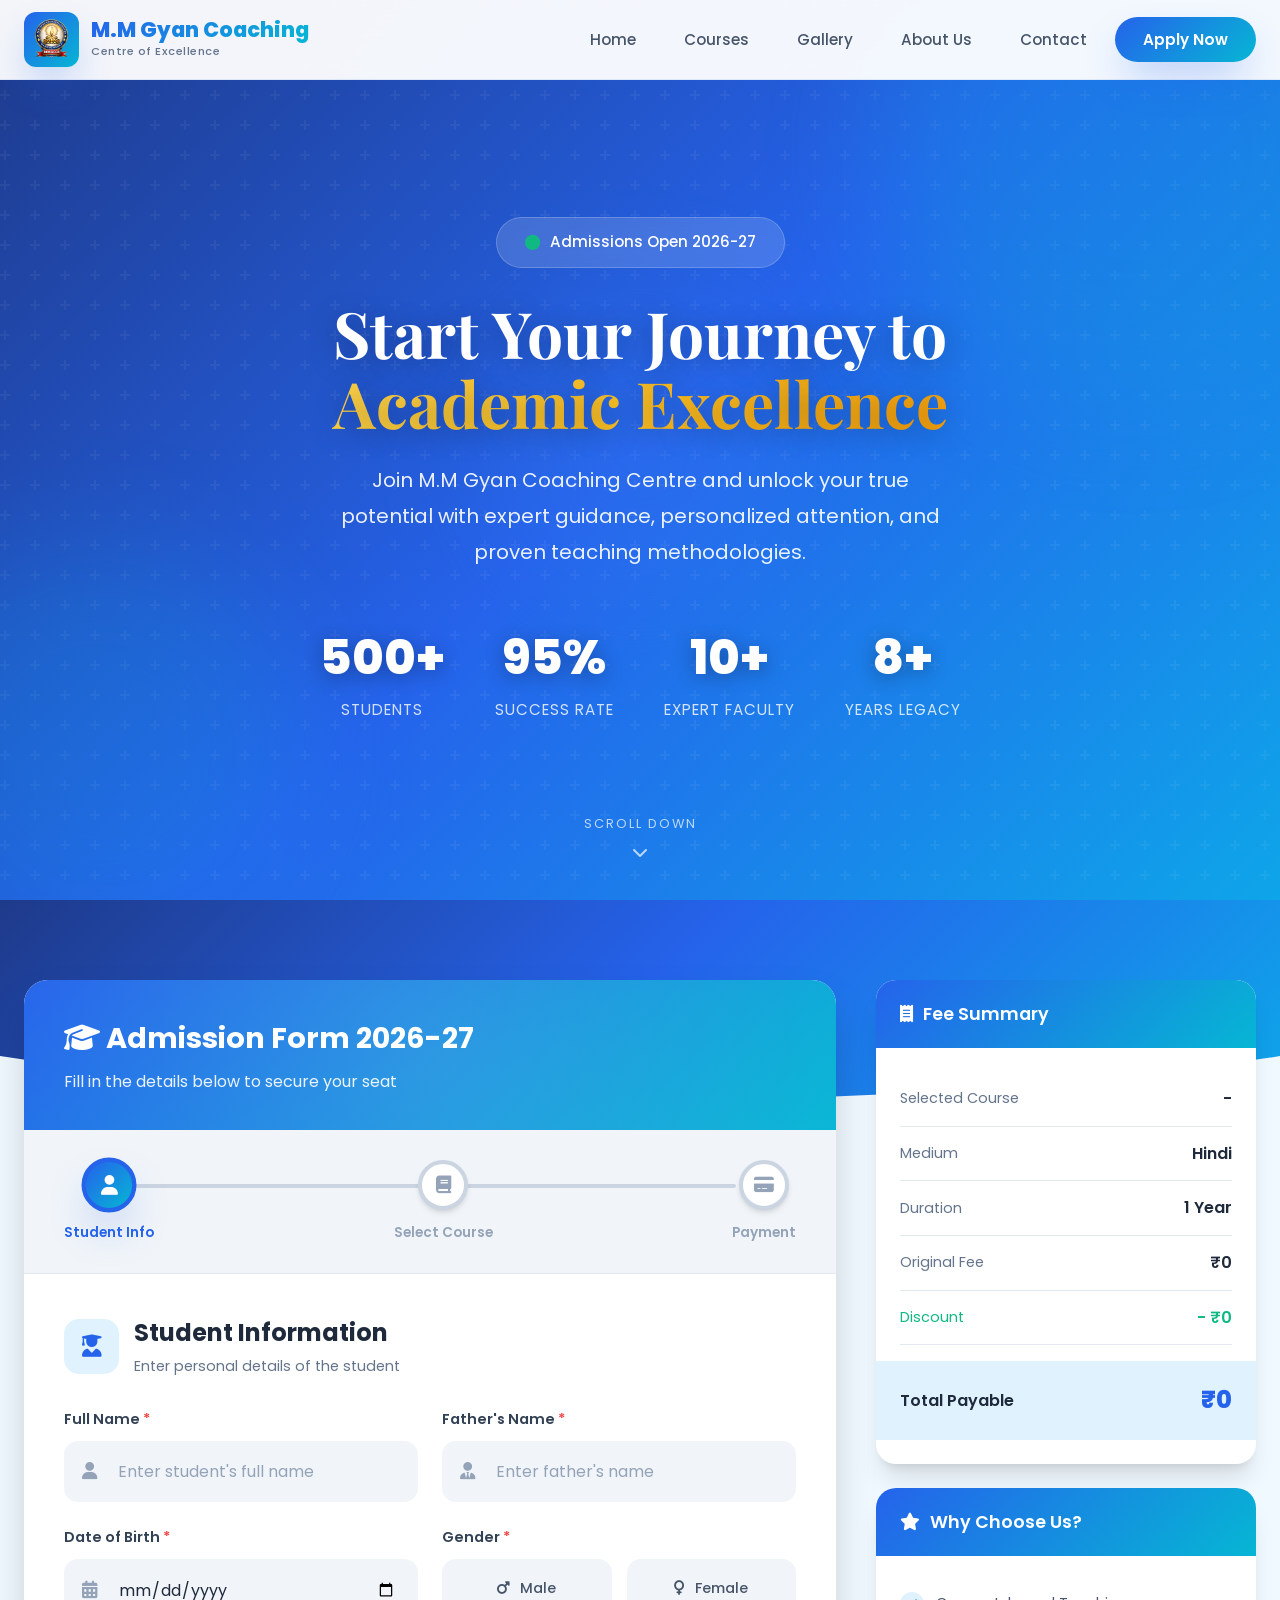
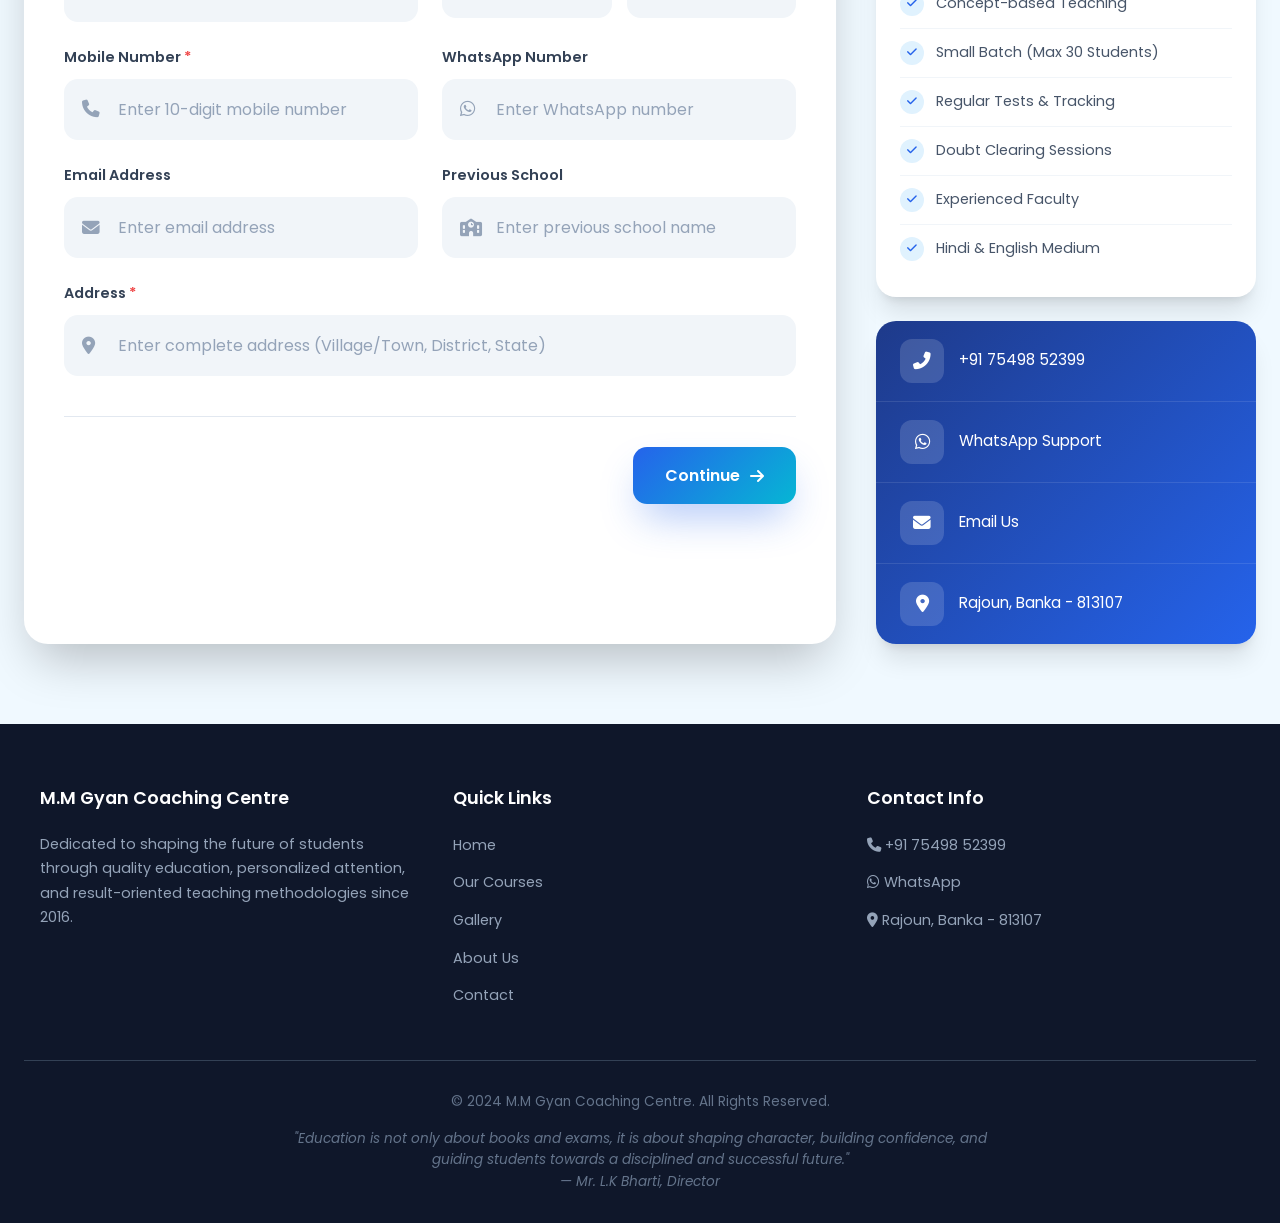
<file: admission.html>
<!DOCTYPE html>
<html lang="en">
<head>
    <meta charset="UTF-8">
    <meta name="viewport" content="width=device-width, initial-scale=1.0">
    <meta name="description" content="M.M Gyan Coaching Centre - Premier Coaching Institute for Class 6th to 12th & Competitive Exams">
    <meta name="theme-color" content="#2563eb">
    <title>Admission 2026-27 | M.M Gyan Coaching Centre</title>
    
    <!-- Google Fonts -->
    <link href="https://fonts.googleapis.com/css2?family=Poppins:wght@300;400;500;600;700;800;900&family=Playfair+Display:wght@700&display=swap" rel="stylesheet">
    
    <!-- Font Awesome Icons -->
    <link rel="stylesheet" href="https://cdnjs.cloudflare.com/ajax/libs/font-awesome/6.4.2/css/all.min.css">
    
    <style>
        /* ========== CSS VARIABLES ========== */
        :root {
            --primary: #2563eb;
            --primary-dark: #1d4ed8;
            --primary-light: #3b82f6;
            --secondary: #06b6d4;
            --accent: #0ea5e9;
            --success: #10b981;
            --warning: #f59e0b;
            --error: #ef4444;
            --white: #ffffff;
            --light: #f0f9ff;
            --light-blue: #e0f2fe;
            --gray-100: #f1f5f9;
            --gray-200: #e2e8f0;
            --gray-300: #cbd5e1;
            --gray-400: #94a3b8;
            --gray-500: #64748b;
            --gray-600: #475569;
            --gray-700: #334155;
            --gray-800: #1e293b;
            --gray-900: #0f172a;
            --shadow-sm: 0 1px 2px rgba(0,0,0,0.05);
            --shadow: 0 4px 6px -1px rgba(0,0,0,0.1), 0 2px 4px -2px rgba(0,0,0,0.1);
            --shadow-md: 0 10px 15px -3px rgba(0,0,0,0.1), 0 4px 6px -4px rgba(0,0,0,0.1);
            --shadow-lg: 0 20px 25px -5px rgba(0,0,0,0.1), 0 8px 10px -6px rgba(0,0,0,0.1);
            --shadow-xl: 0 25px 50px -12px rgba(0,0,0,0.25);
            --shadow-blue: 0 20px 40px -10px rgba(37,99,235,0.4);
            --gradient-primary: linear-gradient(135deg, #2563eb 0%, #06b6d4 100%);
            --gradient-light: linear-gradient(135deg, #f0f9ff 0%, #e0f2fe 100%);
            --gradient-hero: linear-gradient(135deg, #1e3a8a 0%, #2563eb 50%, #0ea5e9 100%);
            --border-radius: 16px;
            --transition: all 0.3s cubic-bezier(0.4, 0, 0.2, 1);
        }

        /* ========== RESET & BASE ========== */
        *, *::before, *::after {
            margin: 0;
            padding: 0;
            box-sizing: border-box;
        }

        html {
            scroll-behavior: smooth;
        }

        body {
            font-family: 'Poppins', sans-serif;
            background: var(--light);
            color: var(--gray-700);
            line-height: 1.6;
            overflow-x: hidden;
        }

        a {
            text-decoration: none;
            color: inherit;
        }

        img {
            max-width: 100%;
            height: auto;
        }

        button {
            cursor: pointer;
            border: none;
            outline: none;
            font-family: inherit;
        }

        input, select, textarea {
            font-family: inherit;
            outline: none;
        }

        /* ========== KEYFRAME ANIMATIONS ========== */
        @keyframes fadeInUp {
            from {
                opacity: 0;
                transform: translateY(40px);
            }
            to {
                opacity: 1;
                transform: translateY(0);
            }
        }

        @keyframes fadeInDown {
            from {
                opacity: 0;
                transform: translateY(-40px);
            }
            to {
                opacity: 1;
                transform: translateY(0);
            }
        }

        @keyframes fadeInLeft {
            from {
                opacity: 0;
                transform: translateX(-40px);
            }
            to {
                opacity: 1;
                transform: translateX(0);
            }
        }

        @keyframes fadeInRight {
            from {
                opacity: 0;
                transform: translateX(40px);
            }
            to {
                opacity: 1;
                transform: translateX(0);
            }
        }

        @keyframes scaleIn {
            from {
                opacity: 0;
                transform: scale(0.9);
            }
            to {
                opacity: 1;
                transform: scale(1);
            }
        }

        @keyframes pulse {
            0%, 100% {
                transform: scale(1);
            }
            50% {
                transform: scale(1.05);
            }
        }

        @keyframes float {
            0%, 100% {
                transform: translateY(0px) rotate(0deg);
            }
            50% {
                transform: translateY(-20px) rotate(5deg);
            }
        }

        @keyframes shimmer {
            0% {
                background-position: -200% 0;
            }
            100% {
                background-position: 200% 0;
            }
        }

        @keyframes slideProgress {
            from {
                width: 0%;
            }
        }

        @keyframes bounce {
            0%, 20%, 53%, 100% {
                transform: translateY(0);
            }
            40% {
                transform: translateY(-20px);
            }
            60% {
                transform: translateY(-10px);
            }
        }

        @keyframes rotate {
            from {
                transform: rotate(0deg);
            }
            to {
                transform: rotate(360deg);
            }
        }

        @keyframes ripple {
            0% {
                transform: scale(0);
                opacity: 1;
            }
            100% {
                transform: scale(4);
                opacity: 0;
            }
        }

        @keyframes blob {
            0%, 100% {
                border-radius: 60% 40% 30% 70% / 60% 30% 70% 40%;
            }
            50% {
                border-radius: 30% 60% 70% 40% / 50% 60% 30% 60%;
            }
        }

        @keyframes gradientMove {
            0% {
                background-position: 0% 50%;
            }
            50% {
                background-position: 100% 50%;
            }
            100% {
                background-position: 0% 50%;
            }
        }

        /* ========== NAVIGATION ========== */
        .navbar {
            position: fixed;
            top: 0;
            left: 0;
            right: 0;
            z-index: 1000;
            background: rgba(255, 255, 255, 0.95);
            backdrop-filter: blur(20px);
            -webkit-backdrop-filter: blur(20px);
            border-bottom: 1px solid rgba(37, 99, 235, 0.1);
            transition: var(--transition);
        }

        .navbar.scrolled {
            box-shadow: var(--shadow-md);
        }

        .nav-container {
            max-width: 1400px;
            margin: 0 auto;
            padding: 12px 24px;
            display: flex;
            justify-content: space-between;
            align-items: center;
        }

        .logo {
            display: flex;
            align-items: center;
            gap: 12px;
            z-index: 1001;
        }

        .logo-img {
            width: 55px;
            height: 55px;
            border-radius: 12px;
            object-fit: contain;
            background: var(--gradient-primary);
            padding: 6px;
            box-shadow: var(--shadow-blue);
            transition: var(--transition);
        }

        .logo-img:hover {
            transform: rotate(-5deg) scale(1.05);
        }

        .logo-fallback {
            width: 55px;
            height: 55px;
            border-radius: 12px;
            background: var(--gradient-primary);
            display: flex;
            align-items: center;
            justify-content: center;
            color: var(--white);
            font-weight: 800;
            font-size: 1.2rem;
            box-shadow: var(--shadow-blue);
            transition: var(--transition);
        }

        .logo-text {
            display: flex;
            flex-direction: column;
        }

        .logo-text h1 {
            font-size: 1.3rem;
            font-weight: 800;
            color: var(--gray-800);
            line-height: 1.2;
            background: var(--gradient-primary);
            -webkit-background-clip: text;
            -webkit-text-fill-color: transparent;
            background-clip: text;
        }

        .logo-text span {
            font-size: 0.7rem;
            color: var(--gray-500);
            font-weight: 500;
            letter-spacing: 0.5px;
        }

        .nav-menu {
            display: flex;
            align-items: center;
            gap: 8px;
            list-style: none;
        }

        .nav-menu a {
            padding: 10px 20px;
            font-size: 0.95rem;
            font-weight: 500;
            color: var(--gray-600);
            border-radius: 10px;
            transition: var(--transition);
            position: relative;
            overflow: hidden;
        }

        .nav-menu a::before {
            content: '';
            position: absolute;
            bottom: 0;
            left: 50%;
            width: 0;
            height: 3px;
            background: var(--gradient-primary);
            border-radius: 3px;
            transition: var(--transition);
            transform: translateX(-50%);
        }

        .nav-menu a:hover {
            color: var(--primary);
            background: var(--light-blue);
        }

        .nav-menu a:hover::before {
            width: 60%;
        }

        .nav-menu a.active {
            color: var(--primary);
            background: var(--light-blue);
            font-weight: 600;
        }

        .nav-menu a.active::before {
            width: 60%;
        }

        .nav-cta {
            background: var(--gradient-primary);
            color: var(--white) !important;
            padding: 12px 28px !important;
            border-radius: 50px !important;
            font-weight: 600 !important;
            box-shadow: var(--shadow-blue);
            transition: var(--transition);
        }

        .nav-cta:hover {
            transform: translateY(-2px);
            box-shadow: 0 25px 50px -10px rgba(37,99,235,0.5);
            background: var(--gradient-primary) !important;
        }

        .nav-cta::before {
            display: none !important;
        }

        /* Hamburger Menu */
        .hamburger {
            display: none;
            flex-direction: column;
            gap: 6px;
            cursor: pointer;
            z-index: 1001;
            padding: 10px;
        }

        .hamburger span {
            width: 28px;
            height: 3px;
            background: var(--gray-700);
            border-radius: 3px;
            transition: var(--transition);
        }

        .hamburger.active span:nth-child(1) {
            transform: rotate(45deg) translate(6px, 6px);
        }

        .hamburger.active span:nth-child(2) {
            opacity: 0;
            transform: translateX(-10px);
        }

        .hamburger.active span:nth-child(3) {
            transform: rotate(-45deg) translate(6px, -6px);
        }

        /* ========== HERO SECTION ========== */
        .hero {
            min-height: 100vh;
            background: var(--gradient-hero);
            position: relative;
            display: flex;
            align-items: center;
            justify-content: center;
            padding: 120px 24px 80px;
            overflow: hidden;
        }

        .hero::before {
            content: '';
            position: absolute;
            top: 0;
            left: 0;
            right: 0;
            bottom: 0;
            background: url("data:image/svg+xml,%3Csvg width='60' height='60' viewBox='0 0 60 60' xmlns='http://www.w3.org/2000/svg'%3E%3Cg fill='none' fill-rule='evenodd'%3E%3Cg fill='%23ffffff' fill-opacity='0.05'%3E%3Cpath d='M36 34v-4h-2v4h-4v2h4v4h2v-4h4v-2h-4zm0-30V0h-2v4h-4v2h4v4h2V6h4V4h-4zM6 34v-4H4v4H0v2h4v4h2v-4h4v-2H6zM6 4V0H4v4H0v2h4v4h2V6h4V4H6z'/%3E%3C/g%3E%3C/g%3E%3C/svg%3E");
        }

        /* Animated Blobs */
        .hero-blob {
            position: absolute;
            border-radius: 50%;
            filter: blur(60px);
            opacity: 0.5;
            animation: blob 8s ease-in-out infinite;
        }

        .hero-blob-1 {
            width: 500px;
            height: 500px;
            background: rgba(6, 182, 212, 0.4);
            top: -100px;
            right: -100px;
            animation-delay: 0s;
        }

        .hero-blob-2 {
            width: 400px;
            height: 400px;
            background: rgba(14, 165, 233, 0.4);
            bottom: -50px;
            left: -100px;
            animation-delay: -4s;
        }

        .hero-blob-3 {
            width: 300px;
            height: 300px;
            background: rgba(59, 130, 246, 0.4);
            top: 50%;
            left: 50%;
            transform: translate(-50%, -50%);
            animation-delay: -2s;
        }

        .hero-content {
            text-align: center;
            color: var(--white);
            position: relative;
            z-index: 2;
            max-width: 900px;
            animation: fadeInUp 1s ease;
        }

        .hero-badge {
            display: inline-flex;
            align-items: center;
            gap: 10px;
            background: rgba(255, 255, 255, 0.15);
            backdrop-filter: blur(10px);
            padding: 12px 28px;
            border-radius: 50px;
            font-size: 0.95rem;
            font-weight: 500;
            margin-bottom: 30px;
            border: 1px solid rgba(255, 255, 255, 0.2);
            animation: fadeInDown 1s ease;
        }

        .hero-badge i {
            color: var(--success);
            animation: pulse 2s infinite;
        }

        .hero h1 {
            font-family: 'Playfair Display', serif;
            font-size: 4rem;
            font-weight: 700;
            line-height: 1.1;
            margin-bottom: 24px;
            text-shadow: 0 4px 30px rgba(0, 0, 0, 0.3);
        }

        .hero h1 span {
            display: block;
            background: linear-gradient(135deg, #fcd34d, #fbbf24, #f59e0b);
            -webkit-background-clip: text;
            -webkit-text-fill-color: transparent;
            background-clip: text;
        }

        .hero p {
            font-size: 1.25rem;
            opacity: 0.9;
            max-width: 600px;
            margin: 0 auto 40px;
            line-height: 1.8;
        }

        .hero-stats {
            display: flex;
            justify-content: center;
            gap: 50px;
            flex-wrap: wrap;
            margin-top: 50px;
            animation: fadeInUp 1s ease 0.3s both;
        }

        .hero-stat {
            text-align: center;
        }

        .hero-stat-value {
            font-size: 3rem;
            font-weight: 800;
            display: block;
            text-shadow: 0 4px 20px rgba(0, 0, 0, 0.3);
        }

        .hero-stat-label {
            font-size: 0.95rem;
            opacity: 0.8;
            text-transform: uppercase;
            letter-spacing: 1px;
        }

        /* Scroll Indicator */
        .scroll-indicator {
            position: absolute;
            bottom: 40px;
            left: 50%;
            transform: translateX(-50%);
            display: flex;
            flex-direction: column;
            align-items: center;
            gap: 10px;
            color: var(--white);
            opacity: 0.7;
            animation: bounce 2s infinite;
            cursor: pointer;
        }

        .scroll-indicator span {
            font-size: 0.8rem;
            text-transform: uppercase;
            letter-spacing: 2px;
        }

        /* ========== MAIN CONTAINER ========== */
        .main-section {
            padding: 80px 24px;
            background: var(--light);
            position: relative;
        }

        .main-section::before {
            content: '';
            position: absolute;
            top: 0;
            left: 0;
            right: 0;
            height: 200px;
            background: var(--gradient-hero);
            clip-path: ellipse(80% 100% at 50% 0%);
        }

        .main-container {
            max-width: 1300px;
            margin: 0 auto;
            display: grid;
            grid-template-columns: 1fr 380px;
            gap: 40px;
            position: relative;
            z-index: 2;
        }

        /* ========== FORM SECTION ========== */
        .form-section {
            background: var(--white);
            border-radius: 24px;
            box-shadow: var(--shadow-xl);
            overflow: hidden;
            animation: fadeInLeft 0.8s ease;
        }

        .form-header {
            background: var(--gradient-primary);
            padding: 35px 40px;
            color: var(--white);
            position: relative;
            overflow: hidden;
        }

        .form-header::before {
            content: '';
            position: absolute;
            top: -50%;
            right: -50%;
            width: 200%;
            height: 200%;
            background: radial-gradient(circle, rgba(255,255,255,0.1) 0%, transparent 60%);
            animation: rotate 20s linear infinite;
        }

        .form-header h2 {
            font-size: 1.8rem;
            font-weight: 700;
            margin-bottom: 8px;
            position: relative;
        }

        .form-header p {
            opacity: 0.9;
            font-size: 1rem;
            position: relative;
        }

        /* Progress Steps */
        .progress-container {
            padding: 30px 40px;
            background: var(--gray-100);
            border-bottom: 1px solid var(--gray-200);
        }

        .progress-steps {
            display: flex;
            justify-content: space-between;
            position: relative;
        }

        .progress-steps::before {
            content: '';
            position: absolute;
            top: 24px;
            left: 60px;
            right: 60px;
            height: 4px;
            background: var(--gray-300);
            border-radius: 4px;
        }

        .progress-line {
            position: absolute;
            top: 24px;
            left: 60px;
            height: 4px;
            background: var(--gradient-primary);
            border-radius: 4px;
            transition: width 0.5s ease;
            width: 0%;
        }

        .step {
            display: flex;
            flex-direction: column;
            align-items: center;
            gap: 12px;
            position: relative;
            z-index: 2;
            cursor: pointer;
        }

        .step-circle {
            width: 50px;
            height: 50px;
            border-radius: 50%;
            background: var(--white);
            border: 4px solid var(--gray-300);
            display: flex;
            align-items: center;
            justify-content: center;
            font-size: 1.1rem;
            color: var(--gray-400);
            transition: var(--transition);
            box-shadow: var(--shadow);
        }

        .step.active .step-circle {
            border-color: var(--primary);
            background: var(--gradient-primary);
            color: var(--white);
            transform: scale(1.1);
            box-shadow: var(--shadow-blue);
        }

        .step.completed .step-circle {
            border-color: var(--success);
            background: var(--success);
            color: var(--white);
        }

        .step-label {
            font-size: 0.85rem;
            font-weight: 600;
            color: var(--gray-400);
            transition: var(--transition);
            text-align: center;
        }

        .step.active .step-label {
            color: var(--primary);
        }

        .step.completed .step-label {
            color: var(--success);
        }

        /* Form Content */
        .form-content {
            padding: 40px;
        }

        .form-step {
            display: none;
            animation: fadeInUp 0.5s ease;
        }

        .form-step.active {
            display: block;
        }

        .form-step-title {
            display: flex;
            align-items: center;
            gap: 15px;
            margin-bottom: 30px;
        }

        .form-step-title .icon {
            width: 55px;
            height: 55px;
            background: var(--light-blue);
            border-radius: 15px;
            display: flex;
            align-items: center;
            justify-content: center;
            color: var(--primary);
            font-size: 1.4rem;
        }

        .form-step-title h3 {
            font-size: 1.5rem;
            font-weight: 700;
            color: var(--gray-800);
        }

        .form-step-title p {
            font-size: 0.9rem;
            color: var(--gray-500);
            margin-top: 2px;
        }

        /* Form Grid */
        .form-grid {
            display: grid;
            grid-template-columns: repeat(2, 1fr);
            gap: 24px;
        }

        .form-group {
            position: relative;
        }

        .form-group.full-width {
            grid-column: span 2;
        }

        .form-group label {
            display: block;
            font-size: 0.9rem;
            font-weight: 600;
            color: var(--gray-700);
            margin-bottom: 10px;
        }

        .form-group label .required {
            color: var(--error);
        }

        .input-wrapper {
            position: relative;
        }

        .input-wrapper i {
            position: absolute;
            left: 18px;
            top: 50%;
            transform: translateY(-50%);
            color: var(--gray-400);
            font-size: 1.1rem;
            transition: var(--transition);
            pointer-events: none;
        }

        .input-wrapper input,
        .input-wrapper select {
            width: 100%;
            padding: 16px 20px 16px 52px;
            background: var(--gray-100);
            border: 2px solid transparent;
            border-radius: 14px;
            font-size: 1rem;
            color: var(--gray-800);
            transition: var(--transition);
        }

        .input-wrapper input:focus,
        .input-wrapper select:focus {
            background: var(--white);
            border-color: var(--primary);
            box-shadow: 0 0 0 4px rgba(37, 99, 235, 0.1);
        }

        .input-wrapper input:focus + i,
        .input-wrapper select:focus + i {
            color: var(--primary);
        }

        .input-wrapper input::placeholder {
            color: var(--gray-400);
        }

        .input-wrapper select {
            cursor: pointer;
            appearance: none;
        }

        .input-wrapper.select-wrapper::after {
            content: '\f107';
            font-family: 'Font Awesome 6 Free';
            font-weight: 900;
            position: absolute;
            right: 18px;
            top: 50%;
            transform: translateY(-50%);
            color: var(--gray-400);
            pointer-events: none;
        }

        /* Gender Selection */
        .gender-group {
            display: flex;
            gap: 15px;
        }

        .gender-option {
            flex: 1;
        }

        .gender-option input {
            display: none;
        }

        .gender-option label {
            display: flex;
            align-items: center;
            justify-content: center;
            gap: 10px;
            padding: 16px;
            background: var(--gray-100);
            border: 2px solid transparent;
            border-radius: 14px;
            cursor: pointer;
            transition: var(--transition);
            font-weight: 500;
            color: var(--gray-600);
            margin: 0;
        }

        .gender-option input:checked + label {
            background: var(--light-blue);
            border-color: var(--primary);
            color: var(--primary);
        }

        .gender-option label:hover {
            border-color: var(--gray-300);
        }

        /* ========== COURSE CARDS ========== */
        .course-grid {
            display: grid;
            grid-template-columns: repeat(2, 1fr);
            gap: 16px;
        }

        .course-card {
            position: relative;
            padding: 20px;
            background: var(--gray-100);
            border: 2px solid transparent;
            border-radius: 16px;
            cursor: pointer;
            transition: var(--transition);
            overflow: hidden;
        }

        .course-card:hover {
            border-color: var(--gray-300);
            transform: translateY(-3px);
            box-shadow: var(--shadow-md);
        }

        .course-card.selected {
            background: var(--light-blue);
            border-color: var(--primary);
            box-shadow: var(--shadow-blue);
        }

        .course-card input {
            display: none;
        }

        .course-card-inner {
            display: flex;
            align-items: center;
            gap: 15px;
        }

        .course-radio {
            width: 24px;
            height: 24px;
            border: 2px solid var(--gray-400);
            border-radius: 50%;
            display: flex;
            align-items: center;
            justify-content: center;
            transition: var(--transition);
            flex-shrink: 0;
        }

        .course-card.selected .course-radio {
            border-color: var(--primary);
            background: var(--primary);
        }

        .course-radio::after {
            content: '\f00c';
            font-family: 'Font Awesome 6 Free';
            font-weight: 900;
            font-size: 12px;
            color: var(--white);
            opacity: 0;
            transform: scale(0);
            transition: var(--transition);
        }

        .course-card.selected .course-radio::after {
            opacity: 1;
            transform: scale(1);
        }

        .course-info {
            flex: 1;
        }

        .course-info h4 {
            font-size: 1rem;
            font-weight: 700;
            color: var(--gray-800);
            margin-bottom: 4px;
        }

        .course-info p {
            font-size: 0.8rem;
            color: var(--gray-500);
        }

        .course-price {
            text-align: right;
        }

        .course-price .original {
            font-size: 0.8rem;
            color: var(--gray-400);
            text-decoration: line-through;
        }

        .course-price .offer {
            font-size: 1.2rem;
            font-weight: 700;
            color: var(--success);
        }

        .course-badge {
            position: absolute;
            top: -5px;
            right: 15px;
            background: var(--gradient-primary);
            color: var(--white);
            padding: 4px 12px;
            border-radius: 0 0 8px 8px;
            font-size: 0.7rem;
            font-weight: 600;
            text-transform: uppercase;
            letter-spacing: 0.5px;
        }

        /* Medium Selection */
        .medium-selection {
            display: flex;
            gap: 15px;
            margin-top: 24px;
        }

        .medium-option {
            flex: 1;
        }

        .medium-option input {
            display: none;
        }

        .medium-option label {
            display: flex;
            flex-direction: column;
            align-items: center;
            gap: 8px;
            padding: 20px;
            background: var(--gray-100);
            border: 2px solid transparent;
            border-radius: 14px;
            cursor: pointer;
            transition: var(--transition);
        }

        .medium-option label i {
            font-size: 1.8rem;
            color: var(--gray-400);
        }

        .medium-option label span {
            font-size: 0.9rem;
            font-weight: 600;
            color: var(--gray-600);
        }

        .medium-option input:checked + label {
            background: var(--light-blue);
            border-color: var(--primary);
        }

        .medium-option input:checked + label i,
        .medium-option input:checked + label span {
            color: var(--primary);
        }

        /* ========== PAYMENT SECTION ========== */
        .payment-options {
            display: flex;
            gap: 12px;
            margin-bottom: 24px;
        }

        .payment-option {
            flex: 1;
        }

        .payment-option input {
            display: none;
        }

        .payment-option label {
            display: flex;
            flex-direction: column;
            align-items: center;
            gap: 10px;
            padding: 24px 16px;
            background: var(--gray-100);
            border: 2px solid transparent;
            border-radius: 16px;
            cursor: pointer;
            transition: var(--transition);
        }

        .payment-option label:hover {
            border-color: var(--gray-300);
        }

        .payment-option input:checked + label {
            background: var(--light-blue);
            border-color: var(--primary);
        }

        .payment-option label i {
            font-size: 2rem;
            color: var(--gray-400);
            transition: var(--transition);
        }

        .payment-option input:checked + label i {
            color: var(--primary);
        }

        .payment-option label span {
            font-size: 0.9rem;
            font-weight: 600;
            color: var(--gray-600);
        }

        .payment-option input:checked + label span {
            color: var(--primary);
        }

        /* Payment Content */
        .payment-content-area {
            display: none;
            animation: fadeInUp 0.4s ease;
        }

        .payment-content-area.active {
            display: block;
        }

        .upi-box {
            background: var(--gray-100);
            border-radius: 16px;
            padding: 30px;
            text-align: center;
        }

        .qr-container {
            width: 180px;
            height: 180px;
            background: var(--white);
            border-radius: 16px;
            margin: 0 auto 20px;
            display: flex;
            align-items: center;
            justify-content: center;
            box-shadow: var(--shadow);
            overflow: hidden;
        }

        .qr-container img {
            width: 100%;
            height: 100%;
            object-fit: contain;
            padding: 10px;
        }

        .qr-placeholder {
            text-align: center;
            color: var(--gray-500);
        }

        .qr-placeholder i {
            font-size: 4rem;
            color: var(--primary);
            margin-bottom: 10px;
            display: block;
        }

        .upi-id-box {
            display: flex;
            align-items: center;
            justify-content: center;
            gap: 12px;
            background: var(--white);
            padding: 14px 24px;
            border-radius: 12px;
            margin-top: 16px;
            box-shadow: var(--shadow-sm);
        }

        .upi-id-box span {
            font-family: 'Courier New', monospace;
            font-size: 1rem;
            font-weight: 600;
            color: var(--gray-700);
        }

        .copy-btn {
            background: var(--primary);
            color: var(--white);
            border: none;
            padding: 8px 16px;
            border-radius: 8px;
            font-size: 0.85rem;
            font-weight: 500;
            display: flex;
            align-items: center;
            gap: 6px;
            transition: var(--transition);
        }

        .copy-btn:hover {
            background: var(--primary-dark);
        }

        .copy-btn.copied {
            background: var(--success);
        }

        /* Bank Details */
        .bank-details-box {
            background: var(--gray-100);
            border-radius: 16px;
            padding: 24px;
        }

        .bank-item {
            display: flex;
            justify-content: space-between;
            padding: 14px 0;
            border-bottom: 1px solid var(--gray-200);
        }

        .bank-item:last-child {
            border-bottom: none;
        }

        .bank-item .label {
            color: var(--gray-500);
            font-size: 0.9rem;
        }

        .bank-item .value {
            font-weight: 600;
            color: var(--gray-800);
            text-align: right;
        }

        /* Cash Option */
        .cash-info {
            background: linear-gradient(135deg, #fef3c7, #fde68a);
            border-radius: 16px;
            padding: 30px;
            text-align: center;
        }

        .cash-info i {
            font-size: 3rem;
            color: var(--warning);
            margin-bottom: 15px;
        }

        .cash-info h4 {
            color: var(--gray-800);
            font-size: 1.2rem;
            margin-bottom: 10px;
        }

        .cash-info p {
            color: var(--gray-600);
            font-size: 0.95rem;
            line-height: 1.6;
        }

        /* File Upload */
        .file-upload-area {
            margin-top: 24px;
        }

        .file-upload-box {
            border: 2px dashed var(--gray-300);
            border-radius: 16px;
            padding: 40px 30px;
            text-align: center;
            cursor: pointer;
            transition: var(--transition);
            position: relative;
            overflow: hidden;
            background: var(--gray-100);
        }

        .file-upload-box:hover {
            border-color: var(--primary);
            background: var(--light-blue);
        }

        .file-upload-box.dragover {
            border-color: var(--primary);
            background: var(--light-blue);
            transform: scale(1.02);
        }

        .file-upload-box.has-file {
            border-color: var(--success);
            background: rgba(16, 185, 129, 0.1);
        }

        .file-upload-box input {
            position: absolute;
            top: 0;
            left: 0;
            width: 100%;
            height: 100%;
            opacity: 0;
            cursor: pointer;
        }

        .file-upload-box i {
            font-size: 3rem;
            color: var(--gray-400);
            margin-bottom: 15px;
            transition: var(--transition);
        }

        .file-upload-box:hover i {
            color: var(--primary);
            transform: translateY(-5px);
        }

        .file-upload-box.has-file i {
            color: var(--success);
        }

        .file-upload-box p {
            color: var(--gray-600);
            font-size: 0.95rem;
            margin-bottom: 5px;
        }

        .file-upload-box p span {
            color: var(--primary);
            font-weight: 600;
        }

        .file-upload-box small {
            color: var(--gray-400);
            font-size: 0.8rem;
        }

        .file-name-display {
            margin-top: 12px;
            padding: 10px 16px;
            background: var(--success);
            color: var(--white);
            border-radius: 8px;
            font-size: 0.85rem;
            display: none;
        }

        .file-name-display.show {
            display: inline-flex;
            align-items: center;
            gap: 8px;
        }

        /* Navigation Buttons */
        .form-navigation {
            display: flex;
            justify-content: space-between;
            align-items: center;
            margin-top: 40px;
            padding-top: 30px;
            border-top: 1px solid var(--gray-200);
        }

        .btn {
            display: inline-flex;
            align-items: center;
            gap: 10px;
            padding: 16px 32px;
            font-size: 1rem;
            font-weight: 600;
            border-radius: 14px;
            transition: var(--transition);
        }

        .btn-secondary {
            background: var(--gray-200);
            color: var(--gray-700);
        }

        .btn-secondary:hover {
            background: var(--gray-300);
        }

        .btn-primary {
            background: var(--gradient-primary);
            color: var(--white);
            box-shadow: var(--shadow-blue);
        }

        .btn-primary:hover {
            transform: translateY(-3px);
            box-shadow: 0 25px 50px -10px rgba(37,99,235,0.5);
        }

        .btn-success {
            background: linear-gradient(135deg, #10b981, #059669);
            color: var(--white);
            box-shadow: 0 20px 40px -10px rgba(16,185,129,0.4);
        }

        .btn-success:hover {
            transform: translateY(-3px);
            box-shadow: 0 25px 50px -10px rgba(16,185,129,0.5);
        }

        /* Loading Spinner */
        .spinner {
            width: 22px;
            height: 22px;
            border: 3px solid rgba(255,255,255,0.3);
            border-top-color: var(--white);
            border-radius: 50%;
            animation: rotate 0.8s linear infinite;
        }

        /* ========== SIDEBAR ========== */
        .sidebar {
            display: flex;
            flex-direction: column;
            gap: 24px;
            animation: fadeInRight 0.8s ease;
        }

        .sidebar-card {
            background: var(--white);
            border-radius: 20px;
            box-shadow: var(--shadow-lg);
            overflow: hidden;
        }

        .sidebar-card-header {
            background: var(--gradient-primary);
            padding: 20px 24px;
            color: var(--white);
        }

        .sidebar-card-header h3 {
            font-size: 1.1rem;
            font-weight: 600;
            display: flex;
            align-items: center;
            gap: 10px;
        }

        .sidebar-card-content {
            padding: 24px;
        }

        /* Order Summary */
        .order-item {
            display: flex;
            justify-content: space-between;
            align-items: center;
            padding: 14px 0;
            border-bottom: 1px solid var(--gray-200);
        }

        .order-item:last-child {
            border-bottom: none;
        }

        .order-item .label {
            color: var(--gray-500);
            font-size: 0.9rem;
        }

        .order-item .value {
            font-weight: 600;
            color: var(--gray-800);
        }

        .order-total {
            background: var(--light-blue);
            margin: 16px -24px -24px;
            padding: 20px 24px;
            display: flex;
            justify-content: space-between;
            align-items: center;
        }

        .order-total .label {
            font-size: 1rem;
            font-weight: 600;
            color: var(--gray-800);
        }

        .order-total .value {
            font-size: 1.5rem;
            font-weight: 800;
            color: var(--primary);
        }

        .savings-box {
            background: linear-gradient(135deg, rgba(16,185,129,0.1), rgba(5,150,105,0.1));
            border: 1px solid rgba(16,185,129,0.2);
            border-radius: 12px;
            padding: 14px 18px;
            display: flex;
            align-items: center;
            gap: 12px;
            margin-top: 16px;
        }

        .savings-box i {
            color: var(--success);
            font-size: 1.3rem;
        }

        .savings-box span {
            color: var(--success);
            font-weight: 600;
            font-size: 0.95rem;
        }

        /* Features List */
        .features-list {
            list-style: none;
        }

        .features-list li {
            display: flex;
            align-items: center;
            gap: 12px;
            padding: 12px 0;
            color: var(--gray-600);
            font-size: 0.9rem;
            border-bottom: 1px solid var(--gray-100);
        }

        .features-list li:last-child {
            border-bottom: none;
        }

        .features-list li i {
            width: 24px;
            height: 24px;
            background: var(--light-blue);
            border-radius: 50%;
            display: flex;
            align-items: center;
            justify-content: center;
            color: var(--primary);
            font-size: 0.7rem;
        }

        /* Contact Card */
        .contact-card {
            background: linear-gradient(135deg, #1e3a8a, #2563eb);
        }

        .contact-card .sidebar-card-content {
            padding: 0;
        }

        .contact-item {
            display: flex;
            align-items: center;
            gap: 15px;
            padding: 18px 24px;
            color: var(--white);
            transition: var(--transition);
            border-bottom: 1px solid rgba(255,255,255,0.1);
        }

        .contact-item:last-child {
            border-bottom: none;
        }

        .contact-item:hover {
            background: rgba(255,255,255,0.1);
        }

        .contact-item i {
            width: 44px;
            height: 44px;
            background: rgba(255,255,255,0.15);
            border-radius: 12px;
            display: flex;
            align-items: center;
            justify-content: center;
            font-size: 1.1rem;
        }

        .contact-item span {
            font-size: 0.95rem;
        }

        /* ========== SUCCESS MODAL ========== */
        .modal-overlay {
            position: fixed;
            top: 0;
            left: 0;
            width: 100%;
            height: 100%;
            background: rgba(15, 23, 42, 0.8);
            backdrop-filter: blur(8px);
            display: none;
            align-items: center;
            justify-content: center;
            z-index: 10000;
            padding: 20px;
        }

        .modal-overlay.active {
            display: flex;
        }

        .modal {
            background: var(--white);
            border-radius: 24px;
            padding: 50px;
            max-width: 500px;
            width: 100%;
            text-align: center;
            animation: scaleIn 0.4s ease;
            box-shadow: var(--shadow-xl);
        }

        .modal-icon {
            width: 100px;
            height: 100px;
            background: linear-gradient(135deg, #10b981, #059669);
            border-radius: 50%;
            display: flex;
            align-items: center;
            justify-content: center;
            margin: 0 auto 30px;
            font-size: 3rem;
            color: var(--white);
            animation: bounce 1s ease;
        }

        .modal h2 {
            font-size: 2rem;
            font-weight: 700;
            color: var(--gray-800);
            margin-bottom: 15px;
        }

        .modal p {
            color: var(--gray-600);
            font-size: 1rem;
            line-height: 1.7;
            margin-bottom: 30px;
        }

        .application-box {
            background: var(--light-blue);
            border-radius: 16px;
            padding: 20px;
            margin-bottom: 30px;
        }

        .application-box .label {
            font-size: 0.85rem;
            color: var(--gray-500);
            margin-bottom: 8px;
        }

        .application-box .id {
            font-size: 1.5rem;
            font-weight: 700;
            color: var(--primary);
            font-family: 'Courier New', monospace;
            letter-spacing: 2px;
        }

        .modal-btn {
            background: var(--gradient-primary);
            color: var(--white);
            padding: 16px 40px;
            border-radius: 14px;
            font-size: 1rem;
            font-weight: 600;
            display: inline-flex;
            align-items: center;
            gap: 10px;
            transition: var(--transition);
            box-shadow: var(--shadow-blue);
        }

        .modal-btn:hover {
            transform: translateY(-3px);
            box-shadow: 0 25px 50px -10px rgba(37,99,235,0.5);
        }

        /* ========== FOOTER ========== */
        .footer {
            background: var(--gray-900);
            color: var(--white);
            padding: 60px 24px 30px;
        }

        .footer-content {
            max-width: 1200px;
            margin: 0 auto;
            display: grid;
            grid-template-columns: repeat(3, 1fr);
            gap: 40px;
            margin-bottom: 40px;
        }

        .footer-section h4 {
            font-size: 1.1rem;
            font-weight: 600;
            margin-bottom: 20px;
            color: var(--white);
        }

        .footer-section p {
            color: var(--gray-400);
            font-size: 0.9rem;
            line-height: 1.7;
        }

        .footer-section ul {
            list-style: none;
        }

        .footer-section ul li {
            margin-bottom: 12px;
        }

        .footer-section ul li a {
            color: var(--gray-400);
            font-size: 0.9rem;
            transition: var(--transition);
        }

        .footer-section ul li a:hover {
            color: var(--white);
            padding-left: 5px;
        }

        .footer-bottom {
            border-top: 1px solid var(--gray-700);
            padding-top: 30px;
            text-align: center;
        }

        .footer-bottom p {
            color: var(--gray-500);
            font-size: 0.85rem;
        }

        .footer-quote {
            font-style: italic;
            color: var(--gray-400);
            font-size: 0.9rem;
            margin-top: 15px;
            max-width: 700px;
            margin-left: auto;
            margin-right: auto;
        }

        /* ========== RESPONSIVE ========== */
        @media (max-width: 1024px) {
            .main-container {
                grid-template-columns: 1fr;
            }

            .sidebar {
                display: grid;
                grid-template-columns: repeat(2, 1fr);
            }

            .sidebar-card:first-child {
                grid-column: span 2;
            }
        }

        @media (max-width: 768px) {
            .nav-menu {
                position: fixed;
                top: 0;
                right: -100%;
                width: 80%;
                max-width: 350px;
                height: 100vh;
                background: var(--white);
                flex-direction: column;
                padding: 100px 30px 40px;
                gap: 10px;
                box-shadow: var(--shadow-xl);
                transition: var(--transition);
                align-items: flex-start;
            }

            .nav-menu.active {
                right: 0;
            }

            .nav-menu a {
                width: 100%;
                padding: 15px 20px;
                border-radius: 12px;
            }

            .nav-cta {
                margin-top: 20px;
                text-align: center;
                justify-content: center;
            }

            .hamburger {
                display: flex;
            }

            .hero {
                padding: 100px 20px 60px;
            }

            .hero h1 {
                font-size: 2.5rem;
            }

            .hero p {
                font-size: 1rem;
            }

            .hero-stats {
                gap: 30px;
            }

            .hero-stat-value {
                font-size: 2rem;
            }

            .form-header,
            .form-content,
            .progress-container {
                padding: 24px;
            }

            .form-grid {
                grid-template-columns: 1fr;
            }

            .form-group.full-width {
                grid-column: span 1;
            }

            .course-grid {
                grid-template-columns: 1fr;
            }

            .payment-options {
                flex-direction: column;
            }

            .step-label {
                display: none;
            }

            .progress-steps::before,
            .progress-line {
                left: 30px;
                right: 30px;
            }

            .sidebar {
                grid-template-columns: 1fr;
            }

            .sidebar-card:first-child {
                grid-column: span 1;
            }

            .footer-content {
                grid-template-columns: 1fr;
                text-align: center;
            }

            .modal {
                padding: 30px;
            }

            .modal h2 {
                font-size: 1.5rem;
            }
        }

        @media (max-width: 480px) {
            .logo-text h1 {
                font-size: 1rem;
            }

            .hero h1 {
                font-size: 2rem;
            }

            .gender-group {
                flex-direction: column;
            }

            .medium-selection {
                flex-direction: column;
            }

            .form-navigation {
                flex-direction: column;
                gap: 15px;
            }

            .form-navigation .btn {
                width: 100%;
                justify-content: center;
            }
        }

        /* ========== UTILITY CLASSES ========== */
        .hidden {
            display: none !important;
        }

        .text-center {
            text-align: center;
        }

        .mb-20 {
            margin-bottom: 20px;
        }

        .mt-20 {
            margin-top: 20px;
        }
    </style>
</head>
<body>
    <!-- ========== NAVIGATION ========== -->
    <nav class="navbar" id="navbar">
        <div class="nav-container">
            <!-- Logo with Fallback -->
            <a href="index.html" class="logo">
                <img 
                    src="assets/LOGO1.png" 
                    alt="M.M Gyan Coaching" 
                    class="logo-img"
                    onerror="this.style.display='none'; this.nextElementSibling.style.display='flex';"
                >
                <div class="logo-fallback" style="display: none;">MM</div>
                <div class="logo-text">
                    <h1>M.M Gyan Coaching</h1>
                    <span>Centre of Excellence</span>
                </div>
            </a>

            <!-- Navigation Menu -->
            <ul class="nav-menu" id="navMenu">
                <li><a href="index.html">Home</a></li>
                <li><a href="index.html#courses">Courses</a></li>
                <li><a href="index.html#gallery">Gallery</a></li>
                <li><a href="index.html#about">About Us</a></li>
                <li><a href="index.html#contact">Contact</a></li>
                <li><a href="#admission-form" class="nav-cta">Apply Now</a></li>
            </ul>

            <!-- Hamburger Menu -->
            <div class="hamburger" id="hamburger" onclick="toggleMenu()">
                <span></span>
                <span></span>
                <span></span>
            </div>
        </div>
    </nav>

    <!-- ========== HERO SECTION ========== -->
    <section class="hero">
        <!-- Animated Blobs -->
        <div class="hero-blob hero-blob-1"></div>
        <div class="hero-blob hero-blob-2"></div>
        <div class="hero-blob hero-blob-3"></div>

        <div class="hero-content">
            <div class="hero-badge">
                <i class="fas fa-circle"></i>
                Admissions Open 2026-27
            </div>
            
            <h1>
                Start Your Journey to
                <span>Academic Excellence</span>
            </h1>
            
            <p>
                Join M.M Gyan Coaching Centre and unlock your true potential with 
                expert guidance, personalized attention, and proven teaching methodologies.
            </p>

            <div class="hero-stats">
                <div class="hero-stat">
                    <span class="hero-stat-value">500+</span>
                    <span class="hero-stat-label">Students</span>
                </div>
                <div class="hero-stat">
                    <span class="hero-stat-value">95%</span>
                    <span class="hero-stat-label">Success Rate</span>
                </div>
                <div class="hero-stat">
                    <span class="hero-stat-value">10+</span>
                    <span class="hero-stat-label">Expert Faculty</span>
                </div>
                <div class="hero-stat">
                    <span class="hero-stat-value">8+</span>
                    <span class="hero-stat-label">Years Legacy</span>
                </div>
            </div>
        </div>

        <!-- Scroll Indicator -->
        <a href="#admission-form" class="scroll-indicator">
            <span>Scroll Down</span>
            <i class="fas fa-chevron-down"></i>
        </a>
    </section>

    <!-- ========== MAIN ADMISSION SECTION ========== -->
    <section class="main-section" id="admission-form">
        <div class="main-container">
            <!-- ========== FORM SECTION ========== -->
            <div class="form-section">
                <!-- Form Header -->
                <div class="form-header">
                    <h2><i class="fas fa-graduation-cap"></i> Admission Form 2026-27</h2>
                    <p>Fill in the details below to secure your seat</p>
                </div>

                <!-- Progress Steps -->
                <div class="progress-container">
                    <div class="progress-steps">
                        <div class="progress-line" id="progressLine"></div>
                        
                        <div class="step active" data-step="1">
                            <div class="step-circle">
                                <i class="fas fa-user"></i>
                            </div>
                            <span class="step-label">Student Info</span>
                        </div>
                        
                        <div class="step" data-step="2">
                            <div class="step-circle">
                                <i class="fas fa-book"></i>
                            </div>
                            <span class="step-label">Select Course</span>
                        </div>
                        
                        <div class="step" data-step="3">
                            <div class="step-circle">
                                <i class="fas fa-credit-card"></i>
                            </div>
                            <span class="step-label">Payment</span>
                        </div>
                    </div>
                </div>

                <!-- Form Content -->
                <div class="form-content">
                    <form id="admissionForm" enctype="multipart/form-data">
                        
                        <!-- ==================== STEP 1: STUDENT INFO ==================== -->
                        <div class="form-step active" data-step="1">
                            <div class="form-step-title">
                                <div class="icon">
                                    <i class="fas fa-user-graduate"></i>
                                </div>
                                <div>
                                    <h3>Student Information</h3>
                                    <p>Enter personal details of the student</p>
                                </div>
                            </div>

                            <div class="form-grid">
                                <!-- Full Name -->
                                <div class="form-group">
                                    <label>Full Name <span class="required">*</span></label>
                                    <div class="input-wrapper">
                                        <input 
                                            type="text" 
                                            id="fullName" 
                                            name="fullName"
                                            placeholder="Enter student's full name" 
                                            required
                                        >
                                        <i class="fas fa-user"></i>
                                    </div>
                                </div>

                                <!-- Father's Name -->
                                <div class="form-group">
                                    <label>Father's Name <span class="required">*</span></label>
                                    <div class="input-wrapper">
                                        <input 
                                            type="text" 
                                            id="fatherName" 
                                            name="fatherName"
                                            placeholder="Enter father's name" 
                                            required
                                        >
                                        <i class="fas fa-user-tie"></i>
                                    </div>
                                </div>

                                <!-- Date of Birth -->
                                <div class="form-group">
                                    <label>Date of Birth <span class="required">*</span></label>
                                    <div class="input-wrapper">
                                        <input 
                                            type="date" 
                                            id="dob" 
                                            name="dob"
                                            required
                                        >
                                        <i class="fas fa-calendar-alt"></i>
                                    </div>
                                </div>

                                <!-- Gender -->
                                <div class="form-group">
                                    <label>Gender <span class="required">*</span></label>
                                    <div class="gender-group">
                                        <div class="gender-option">
                                            <input type="radio" id="male" name="gender" value="Male" required>
                                            <label for="male">
                                                <i class="fas fa-mars"></i> Male
                                            </label>
                                        </div>
                                        <div class="gender-option">
                                            <input type="radio" id="female" name="gender" value="Female">
                                            <label for="female">
                                                <i class="fas fa-venus"></i> Female
                                            </label>
                                        </div>
                                    </div>
                                </div>

                                <!-- Mobile Number -->
                                <div class="form-group">
                                    <label>Mobile Number <span class="required">*</span></label>
                                    <div class="input-wrapper">
                                        <input 
                                            type="tel" 
                                            id="mobile" 
                                            name="mobile"
                                            placeholder="Enter 10-digit mobile number" 
                                            pattern="[0-9]{10}"
                                            maxlength="10"
                                            required
                                        >
                                        <i class="fas fa-phone"></i>
                                    </div>
                                </div>

                                <!-- WhatsApp Number -->
                                <div class="form-group">
                                    <label>WhatsApp Number</label>
                                    <div class="input-wrapper">
                                        <input 
                                            type="tel" 
                                            id="whatsapp" 
                                            name="whatsapp"
                                            placeholder="Enter WhatsApp number" 
                                            pattern="[0-9]{10}"
                                            maxlength="10"
                                        >
                                        <i class="fab fa-whatsapp"></i>
                                    </div>
                                </div>

                                <!-- Email -->
                                <div class="form-group">
                                    <label>Email Address</label>
                                    <div class="input-wrapper">
                                        <input 
                                            type="email" 
                                            id="email" 
                                            name="email"
                                            placeholder="Enter email address"
                                        >
                                        <i class="fas fa-envelope"></i>
                                    </div>
                                </div>

                                <!-- Previous School -->
                                <div class="form-group">
                                    <label>Previous School</label>
                                    <div class="input-wrapper">
                                        <input 
                                            type="text" 
                                            id="previousSchool" 
                                            name="previousSchool"
                                            placeholder="Enter previous school name"
                                        >
                                        <i class="fas fa-school"></i>
                                    </div>
                                </div>

                                <!-- Address -->
                                <div class="form-group full-width">
                                    <label>Address <span class="required">*</span></label>
                                    <div class="input-wrapper">
                                        <input 
                                            type="text" 
                                            id="address" 
                                            name="address"
                                            placeholder="Enter complete address (Village/Town, District, State)" 
                                            required
                                        >
                                        <i class="fas fa-map-marker-alt"></i>
                                    </div>
                                </div>
                            </div>

                            <!-- Navigation Buttons -->
                            <div class="form-navigation">
                                <div></div> <!-- Empty div for spacing -->
                                <button type="button" class="btn btn-primary" onclick="nextStep()">
                                    Continue <i class="fas fa-arrow-right"></i>
                                </button>
                            </div>
                        </div>

                        <!-- ==================== STEP 2: COURSE SELECTION ==================== -->
                        <div class="form-step" data-step="2">
                            <div class="form-step-title">
                                <div class="icon">
                                    <i class="fas fa-graduation-cap"></i>
                                </div>
                                <div>
                                    <h3>Select Your Course</h3>
                                    <p>Choose the class you want to enroll in</p>
                                </div>
                            </div>

                            <!-- Course Grid -->
                            <div class="course-grid">
                                <!-- admisson-->
                                <label class="course-card" onclick="selectCourse(this)">
                                    <input type="radio" name="course" value="admission" data-fee="200" data-original="500" required>
                                    <div class="course-card-inner">
                                        <div class="course-radio"></div>
                                        <div class="course-info">
                                            <h4>Admission Form</h4>
                                            <p>Apply Admission Form/p>
                                        </div>
                                        <div class="course-price">
                                            <span class="original">₹500</span>
                                            <span class="offer">₹200</span>
                                        </div>
                                    </div>
                                </label>


                                <!-- Class 6th -->
                                <label class="course-card" onclick="selectCourse(this)">
                                    <input type="radio" name="course" value="Class 6th" data-fee="3000" data-original="3500" required>
                                    <div class="course-card-inner">
                                        <div class="course-radio"></div>
                                        <div class="course-info">
                                            <h4>Class 6th</h4>
                                            <p>Foundation Course</p>
                                        </div>
                                        <div class="course-price">
                                            <span class="original">₹3,500</span>
                                            <span class="offer">₹3,000</span>
                                        </div>
                                    </div>
                                </label>

                                <!-- Class 7th -->
                                <label class="course-card" onclick="selectCourse(this)">
                                    <input type="radio" name="course" value="Class 7th" data-fee="3000" data-original="3500">
                                    <div class="course-card-inner">
                                        <div class="course-radio"></div>
                                        <div class="course-info">
                                            <h4>Class 7th</h4>
                                            <p>Foundation Course</p>
                                        </div>
                                        <div class="course-price">
                                            <span class="original">₹3,500</span>
                                            <span class="offer">₹3,000</span>
                                        </div>
                                    </div>
                                </label>

                                <!-- Class 8th -->
                                <label class="course-card" onclick="selectCourse(this)">
                                    <input type="radio" name="course" value="Class 8th" data-fee="3000" data-original="3500">
                                    <div class="course-card-inner">
                                        <div class="course-radio"></div>
                                        <div class="course-info">
                                            <h4>Class 8th</h4>
                                            <p>Foundation Course</p>
                                        </div>
                                        <div class="course-price">
                                            <span class="original">₹3,500</span>
                                            <span class="offer">₹3,000</span>
                                        </div>
                                    </div>
                                    <span class="course-badge">Popular</span>
                                </label>

                                <!-- Class 9th -->
                                <label class="course-card" onclick="selectCourse(this)">
                                    <input type="radio" name="course" value="Class 9th" data-fee="4500" data-original="5000">
                                    <div class="course-card-inner">
                                        <div class="course-radio"></div>
                                        <div class="course-info">
                                            <h4>Class 9th</h4>
                                            <p>Complete Course</p>
                                        </div>
                                        <div class="course-price">
                                            <span class="original">₹5,000</span>
                                            <span class="offer">₹4,500</span>
                                        </div>
                                    </div>
                                </label>

                                <!-- Class 10th -->
                                <label class="course-card" onclick="selectCourse(this)">
                                    <input type="radio" name="course" value="Class 10th" data-fee="5500" data-original="6000">
                                    <div class="course-card-inner">
                                        <div class="course-radio"></div>
                                        <div class="course-info">
                                            <h4>Class 10th</h4>
                                            <p>Board Preparation</p>
                                        </div>
                                        <div class="course-price">
                                            <span class="original">₹6,000</span>
                                            <span class="offer">₹5,500</span>
                                        </div>
                                    </div>
                                    <span class="course-badge">Best Value</span>
                                </label>

                                <!-- Class 11th -->
                                <label class="course-card" onclick="selectCourse(this)">
                                    <input type="radio" name="course" value="Class 11th" data-fee="8000" data-original="8400">
                                    <div class="course-card-inner">
                                        <div class="course-radio"></div>
                                        <div class="course-info">
                                            <h4>Class 11th</h4>
                                            <p>Arts / Commerce</p>
                                        </div>
                                        <div class="course-price">
                                            <span class="original">₹8,400</span>
                                            <span class="offer">₹8,000</span>
                                        </div>
                                    </div>
                                </label>

                                <!-- Class 12th -->
                                <label class="course-card" onclick="selectCourse(this)">
                                    <input type="radio" name="course" value="Class 12th" data-fee="8000" data-original="8400">
                                    <div class="course-card-inner">
                                        <div class="course-radio"></div>
                                        <div class="course-info">
                                            <h4>Class 12th</h4>
                                            <p>Board Preparation</p>
                                        </div>
                                        <div class="course-price">
                                            <span class="original">₹8,400</span>
                                            <span class="offer">₹8,000</span>
                                        </div>
                                    </div>
                                </label>

                                <!-- Competitive -->
                                <label class="course-card" onclick="selectCourse(this)">
                                    <input type="radio" name="course" value="Competitive Exam" data-fee="8000" data-original="8400">
                                    <div class="course-card-inner">
                                        <div class="course-radio"></div>
                                        <div class="course-info">
                                            <h4>Competitive Exam</h4>
                                            <p>Flexible Duration</p>
                                        </div>
                                        <div class="course-price">
                                            <span class="original">₹8,400</span>
                                            <span class="offer">₹8,000</span>
                                        </div>
                                    </div>
                                    <span class="course-badge">🔥 Hot</span>
                                </label>
                            </div>

                            <!-- Medium Selection -->
                            <div class="medium-selection">
                                <div class="medium-option">
                                    <input type="radio" id="hindiMedium" name="medium" value="Hindi" checked>
                                    <label for="hindiMedium">
                                        <i class="fas fa-language"></i>
                                        <span>Hindi Medium</span>
                                    </label>
                                </div>
                                <div class="medium-option">
                                    <input type="radio" id="englishMedium" name="medium" value="English">
                                    <label for="englishMedium">
                                        <i class="fas fa-globe"></i>
                                        <span>English Medium</span>
                                    </label>
                                </div>
                            </div>

                            <!-- Navigation Buttons -->
                            <div class="form-navigation">
                                <button type="button" class="btn btn-secondary" onclick="prevStep()">
                                    <i class="fas fa-arrow-left"></i> Back
                                </button>
                                <button type="button" class="btn btn-primary" onclick="nextStep()">
                                    Continue <i class="fas fa-arrow-right"></i>
                                </button>
                            </div>
                        </div>

                        <!-- STEP 3 WILL BE IN PART 3 -->
                        <!-- ==================== STEP 3: PAYMENT & UPLOAD ==================== -->
                        <div class="form-step" data-step="3">
                            <div class="form-step-title">
                                <div class="icon">
                                    <i class="fas fa-credit-card"></i>
                                </div>
                                <div>
                                    <h3>Payment & Documents</h3>
                                    <p>Complete payment and upload required documents</p>
                                </div>
                            </div>

                            <!-- Payment Method Selection -->
                            <label class="mb-20" style="display: block; font-weight: 600; color: var(--gray-700);">
                                Select Payment Method <span class="required">*</span>
                            </label>
                            
                            <div class="payment-options">
                                <div class="payment-option">
                                    <input type="radio" id="upiPayment" name="paymentMethod" value="UPI" required>
                                    <label for="upiPayment">
                                        <i class="fas fa-qrcode"></i>
                                        <span>UPI Payment</span>
                                    </label>
                                </div>
                                <div class="payment-option">
                                    <input type="radio" id="bankPayment" name="paymentMethod" value="Bank Transfer">
                                    <label for="bankPayment">
                                        <i class="fas fa-university"></i>
                                        <span>Bank Transfer</span>
                                    </label>
                                </div>
                                <div class="payment-option">
                                    <input type="radio" id="cashPayment" name="paymentMethod" value="Cash">
                                    <label for="cashPayment">
                                        <i class="fas fa-money-bill-wave"></i>
                                        <span>Cash Payment</span>
                                    </label>
                                </div>
                            </div>

                            <!-- UPI Payment Content -->
                            <div class="payment-content-area" id="upiContent">
                                <div class="upi-box">
                                    <div class="qr-container">
                                        <!-- Replace with actual QR code image -->
                                        <div class="qr-placeholder">
                                            <i class="fas fa-qrcode"></i>
                                            <p>Scan to Pay</p>
                                        </div>
                                    </div>
                                    <p style="color: var(--gray-600); margin-bottom: 10px;">
                                        Scan QR code or use UPI ID below
                                    </p>
                                    <div class="upi-id-box">
                                        <span id="upiIdText">7549852399@oksbi</span>
                                        <button type="button" class="copy-btn" onclick="copyUPI()">
                                            <i class="fas fa-copy"></i> Copy
                                        </button>
                                    </div>
                                    <p style="margin-top: 15px; font-size: 0.85rem; color: var(--gray-500);">
                                        <i class="fas fa-info-circle"></i> 
                                        After payment, upload the screenshot below
                                    </p>
                                </div>
                            </div>

                            <!-- Bank Transfer Content -->
                            <div class="payment-content-area" id="bankContent">
                                <div class="bank-details-box">
                                    <div class="bank-item">
                                        <span class="label">Bank Name</span>
                                        <span class="value">State Bank of India</span>
                                    </div>
                                    <div class="bank-item">
                                        <span class="label">Account Name</span>
                                        <span class="value">M.M Gyan Coaching Centre</span>
                                    </div>
                                    <div class="bank-item">
                                        <span class="label">Account Number</span>
                                        <span class="value">XXXXXXXXXX1234</span>
                                    </div>
                                    <div class="bank-item">
                                        <span class="label">IFSC Code</span>
                                        <span class="value">SBIN000XXXX</span>
                                    </div>
                                    <div class="bank-item">
                                        <span class="label">Branch</span>
                                        <span class="value">Rajoun, Banka</span>
                                    </div>
                                </div>
                                <p style="margin-top: 15px; font-size: 0.85rem; color: var(--gray-500); text-align: center;">
                                    <i class="fas fa-info-circle"></i> 
                                    After transfer, upload the receipt/screenshot below
                                </p>
                            </div>

                            <!-- Cash Payment Content -->
                            <div class="payment-content-area" id="cashContent">
                                <div class="cash-info">
                                    <i class="fas fa-hand-holding-usd"></i>
                                    <h4>Pay at Our Centre</h4>
                                    <p>
                                        Visit our coaching centre to pay the admission fee in cash. 
                                        Please bring this form details or application ID for reference.
                                    </p>
                                    <div style="margin-top: 20px; padding: 15px; background: rgba(255,255,255,0.8); border-radius: 10px;">
                                        <p style="font-size: 0.9rem; color: var(--gray-700); margin: 0;">
                                            <i class="fas fa-map-marker-alt" style="color: var(--warning);"></i>
                                            <strong>Address:</strong> M.M Gyan Coaching Centre, Rajoun, Banka - 813107
                                        </p>
                                    </div>
                                </div>
                            </div>

                            <!-- File Uploads Section -->
                            <div class="form-grid mt-20">
                                <!-- Student Photo Upload -->
                                <div class="form-group">
                                    <label>Student Photo <span class="required">*</span></label>
                                    <div class="file-upload-area">
                                        <div class="file-upload-box" id="photoUploadBox">
                                            <input 
                                                type="file" 
                                                id="studentPhoto" 
                                                name="studentPhoto"
                                                accept="image/*"
                                                onchange="handleFileUpload(this, 'photoUploadBox', 'photoFileName')"
                                                required
                                            >
                                            <i class="fas fa-user-circle"></i>
                                            <p>Upload student Image <span>browse</span></p>
                                            <small>JPG, PNG (Max 2MB)</small>
                                        </div>
                                        <div class="file-name-display" id="photoFileName">
                                            <i class="fas fa-check-circle"></i>
                                            <span></span>
                                        </div>
                                    </div>
                                </div>

                                <!-- Payment Screenshot Upload -->
                                <div class="form-group" id="paymentScreenshotGroup">
                                    <label>Payment Screenshot <span class="required" id="paymentRequired">*</span></label>
                                    <div class="file-upload-area">
                                        <div class="file-upload-box" id="paymentUploadBox">
                                            <input 
                                                type="file" 
                                                id="paymentScreenshot" 
                                                name="paymentScreenshot"
                                                accept="image/*"
                                                onchange="handleFileUpload(this, 'paymentUploadBox', 'paymentFileName')"
                                            >
                                            <i class="fas fa-receipt"></i>
                                            <p>Upload Payment Screenshot <span>browse</span></p>
                                            <small>JPG, PNG (Max 2MB)</small>
                                        </div>
                                        <div class="file-name-display" id="paymentFileName">
                                            <i class="fas fa-check-circle"></i>
                                            <span></span>
                                        </div>
                                    </div>
                                </div>
                            </div>

                            <!-- Terms & Conditions -->
                            <div class="mt-20" style="display: flex; align-items: flex-start; gap: 12px;">
                                <input 
                                    type="checkbox" 
                                    id="termsCheck" 
                                    name="terms"
                                    required
                                    style="width: 20px; height: 20px; margin-top: 2px; accent-color: var(--primary);"
                                >
                                <label for="termsCheck" style="font-size: 0.9rem; color: var(--gray-600); cursor: pointer; margin: 0;">
                                    I confirm that all information provided is correct and I agree to the 
                                    <a href="#" style="color: var(--primary); text-decoration: underline;">Terms & Conditions</a> 
                                    and <a href="#" style="color: var(--primary); text-decoration: underline;">Privacy Policy</a> 
                                    of M.M Gyan Coaching Centre.
                                </label>
                            </div>

                            <!-- Navigation Buttons -->
                            <div class="form-navigation">
                                <button type="button" class="btn btn-secondary" onclick="prevStep()">
                                    <i class="fas fa-arrow-left"></i> Back
                                </button>
                                <button type="submit" class="btn btn-success" id="submitBtn">
                                    <span class="btn-text">
                                        <i class="fas fa-paper-plane"></i> Submit Application
                                    </span>
                                    <span class="btn-loading" style="display: none;">
                                        <div class="spinner"></div> Processing...
                                    </span>
                                </button>
                            </div>
                        </div>

                    </form>
                </div>
            </div>

            <!-- ========== SIDEBAR ========== -->
            <div class="sidebar">
                <!-- Order Summary Card -->
                <div class="sidebar-card">
                    <div class="sidebar-card-header">
                        <h3><i class="fas fa-receipt"></i> Fee Summary</h3>
                    </div>
                    <div class="sidebar-card-content">
                        <div class="order-item">
                            <span class="label">Selected Course</span>
                            <span class="value" id="sidebarCourse">-</span>
                        </div>
                        <div class="order-item">
                            <span class="label">Medium</span>
                            <span class="value" id="sidebarMedium">Hindi</span>
                        </div>
                        <div class="order-item">
                            <span class="label">Duration</span>
                            <span class="value">1 Year</span>
                        </div>
                        <div class="order-item">
                            <span class="label">Original Fee</span>
                            <span class="value" id="sidebarOriginal">₹0</span>
                        </div>
                        <div class="order-item">
                            <span class="label" style="color: var(--success);">Discount</span>
                            <span class="value" style="color: var(--success);" id="sidebarDiscount">- ₹0</span>
                        </div>
                        <div class="order-total">
                            <span class="label">Total Payable</span>
                            <span class="value" id="sidebarTotal">₹0</span>
                        </div>
                    </div>
                    <div style="padding: 0 24px 24px;">
                        <div class="savings-box" id="savingsBox" style="display: none;">
                            <i class="fas fa-gift"></i>
                            <span>You save <strong id="savingsAmount">₹0</strong>!</span>
                        </div>
                    </div>
                </div>

                <!-- Why Choose Us Card -->
                <div class="sidebar-card">
                    <div class="sidebar-card-header">
                        <h3><i class="fas fa-star"></i> Why Choose Us?</h3>
                    </div>
                    <div class="sidebar-card-content">
                        <ul class="features-list">
                            <li>
                                <i class="fas fa-check"></i>
                                Concept-based Teaching
                            </li>
                            <li>
                                <i class="fas fa-check"></i>
                                Small Batch (Max 30 Students)
                            </li>
                            <li>
                                <i class="fas fa-check"></i>
                                Regular Tests & Tracking
                            </li>
                            <li>
                                <i class="fas fa-check"></i>
                                Doubt Clearing Sessions
                            </li>
                            <li>
                                <i class="fas fa-check"></i>
                                Experienced Faculty
                            </li>
                            <li>
                                <i class="fas fa-check"></i>
                                Hindi & English Medium
                            </li>
                        </ul>
                    </div>
                </div>

                <!-- Contact Card -->
                <div class="sidebar-card contact-card">
                    <div class="sidebar-card-content">
                        <a href="tel:+917549852399" class="contact-item">
                            <i class="fas fa-phone-alt"></i>
                            <span>+91 75498 52399</span>
                        </a>
                        <a href="https://wa.me/917549852399" target="_blank" class="contact-item">
                            <i class="fab fa-whatsapp"></i>
                            <span>WhatsApp Support</span>
                        </a>
                        <a href="mailto:info@mmgyancoaching.com" class="contact-item">
                            <i class="fas fa-envelope"></i>
                            <span>Email Us</span>
                        </a>
                        <div class="contact-item" style="cursor: default;">
                            <i class="fas fa-map-marker-alt"></i>
                            <span>Rajoun, Banka - 813107</span>
                        </div>
                    </div>
                </div>
            </div>
        </div>
    </section>

    <!-- ========== SUCCESS MODAL ========== -->
    <div class="modal-overlay" id="successModal">
        <div class="modal">
            <div class="modal-icon">
                <i class="fas fa-check"></i>
            </div>
            <h2>Application Submitted!</h2>
            <p>
                Thank you for choosing M.M Gyan Coaching Centre. 
                Your admission application has been received successfully. 
                Our team will contact you within 24-48 hours for confirmation.
            </p>
            <div class="application-box">
                <div class="label">Your Application ID</div>
                <div class="id" id="applicationId">MMG-2024-XXXX</div>
            </div>
            <p style="font-size: 0.9rem; color: var(--gray-500); margin-bottom: 20px;">
                <i class="fas fa-info-circle"></i> 
                Application details have been sent to your WhatsApp
            </p>
            <button class="modal-btn" onclick="closeModalAndReset()">
                <i class="fas fa-home"></i> Back to Home
            </button>
        </div>
    </div>

    <!-- ========== FOOTER ========== -->
    <footer class="footer">
        <div class="footer-content">
            <div class="footer-section">
                <h4>M.M Gyan Coaching Centre</h4>
                <p>
                    Dedicated to shaping the future of students through quality education, 
                    personalized attention, and result-oriented teaching methodologies since 2016.
                </p>
            </div>
            <div class="footer-section">
                <h4>Quick Links</h4>
                <ul>
                    <li><a href="index.html">Home</a></li>
                    <li><a href="index.html#courses">Our Courses</a></li>
                    <li><a href="index.html#gallery">Gallery</a></li>
                    <li><a href="index.html#about">About Us</a></li>
                    <li><a href="index.html#contact">Contact</a></li>
                </ul>
            </div>
            <div class="footer-section">
                <h4>Contact Info</h4>
                <ul>
                    <li><a href="tel:+917549852399"><i class="fas fa-phone"></i> +91 75498 52399</a></li>
                    <li><a href="https://wa.me/917549852399"><i class="fab fa-whatsapp"></i> WhatsApp</a></li>
                    <li><a href="#"><i class="fas fa-map-marker-alt"></i> Rajoun, Banka - 813107</a></li>
                </ul>
            </div>
        </div>
        <div class="footer-bottom">
            <p>© 2024 M.M Gyan Coaching Centre. All Rights Reserved.</p>
            <p class="footer-quote">
                "Education is not only about books and exams, it is about shaping character, 
                building confidence, and guiding students towards a disciplined and successful future." 
                <br>— Mr. L.K Bharti, Director
            </p>
        </div>
    </footer>
        <!-- ========== JAVASCRIPT ========== -->
    <script>
        // ==================== CONFIGURATION ====================
        // 👇 PASTE YOUR GOOGLE APPS SCRIPT WEB APP URL HERE
        const GOOGLE_SCRIPT_URL = 'https://script.google.com/macros/s/AKfycbxxAzmL_3UtEFwWND9bsWWOejj6qtGcw_uOaR2CljGjEJHQdtZ_CSFSLMJxrbvQRox0/exec';
        
        // 👇 WHATSAPP NUMBER (without +)
        const WHATSAPP_NUMBER = '917549852399';
        
        // ==================== GLOBAL VARIABLES ====================
        let currentStep = 1;
        const totalSteps = 3;
        let selectedCourseData = {
            name: '',
            fee: 0,
            original: 0
        };

        // ==================== NAVIGATION MENU ====================
        function toggleMenu() {
            const hamburger = document.getElementById('hamburger');
            const navMenu = document.getElementById('navMenu');
            hamburger.classList.toggle('active');
            navMenu.classList.toggle('active');
        }

        // Close menu when clicking on a link
        document.querySelectorAll('.nav-menu a').forEach(link => {
            link.addEventListener('click', () => {
                document.getElementById('hamburger').classList.remove('active');
                document.getElementById('navMenu').classList.remove('active');
            });
        });

        // Navbar scroll effect
        window.addEventListener('scroll', () => {
            const navbar = document.getElementById('navbar');
            if (window.scrollY > 50) {
                navbar.classList.add('scrolled');
            } else {
                navbar.classList.remove('scrolled');
            }
        });

        // ==================== PROGRESS & STEPS ====================
        function updateProgress() {
            const steps = document.querySelectorAll('.step');
            const progressLine = document.getElementById('progressLine');
            
            steps.forEach((step, index) => {
                const stepNum = index + 1;
                step.classList.remove('active', 'completed');
                
                if (stepNum < currentStep) {
                    step.classList.add('completed');
                } else if (stepNum === currentStep) {
                    step.classList.add('active');
                }
            });

            // Update progress line width
            const progress = ((currentStep - 1) / (totalSteps - 1)) * 100;
            progressLine.style.width = `calc(${progress}% - 60px)`;
        }

        function showStep(step) {
            document.querySelectorAll('.form-step').forEach(s => {
                s.classList.remove('active');
            });
            document.querySelector(`.form-step[data-step="${step}"]`).classList.add('active');
            updateProgress();
            
            // Scroll to form top
            document.getElementById('admission-form').scrollIntoView({ 
                behavior: 'smooth',
                block: 'start'
            });
        }

        function nextStep() {
            if (validateStep(currentStep)) {
                if (currentStep < totalSteps) {
                    currentStep++;
                    showStep(currentStep);
                }
            }
        }

        function prevStep() {
            if (currentStep > 1) {
                currentStep--;
                showStep(currentStep);
            }
        }

        // ==================== FORM VALIDATION ====================
        function validateStep(step) {
            const currentFormStep = document.querySelector(`.form-step[data-step="${step}"]`);
            let isValid = true;
            let firstInvalidField = null;

            // Get all required fields in current step
            const requiredInputs = currentFormStep.querySelectorAll('input[required], select[required]');
            
            requiredInputs.forEach(field => {
                // Reset previous error state
                field.style.borderColor = '';
                
                // Check if field is empty
                if (field.type === 'radio') {
                    const radioGroup = currentFormStep.querySelectorAll(`input[name="${field.name}"]`);
                    const isChecked = Array.from(radioGroup).some(radio => radio.checked);
                    if (!isChecked) {
                        isValid = false;
                        if (!firstInvalidField) firstInvalidField = field;
                    }
                } else if (field.type === 'file') {
                    if (!field.files || field.files.length === 0) {
                        isValid = false;
                        field.closest('.file-upload-box').style.borderColor = 'var(--error)';
                        if (!firstInvalidField) firstInvalidField = field;
                    }
                } else if (!field.value.trim()) {
                    isValid = false;
                    field.style.borderColor = 'var(--error)';
                    if (!firstInvalidField) firstInvalidField = field;
                }
            });

            // Validate mobile number format
            if (step === 1) {
                const mobile = document.getElementById('mobile');
                if (mobile.value && !/^[0-9]{10}$/.test(mobile.value)) {
                    isValid = false;
                    mobile.style.borderColor = 'var(--error)';
                    showToast('Please enter a valid 10-digit mobile number', 'error');
                    return false;
                }
            }

            // Check if course is selected in step 2
            if (step === 2) {
                const courseSelected = document.querySelector('input[name="course"]:checked');
                if (!courseSelected) {
                    isValid = false;
                    showToast('Please select a course', 'error');
                    return false;
                }
            }

            // Check terms in step 3
            if (step === 3) {
                const termsCheck = document.getElementById('termsCheck');
                if (!termsCheck.checked) {
                    isValid = false;
                    showToast('Please agree to the Terms & Conditions', 'error');
                    return false;
                }

                // Check payment screenshot if not cash
                const paymentMethod = document.querySelector('input[name="paymentMethod"]:checked');
                if (paymentMethod && paymentMethod.value !== 'Cash') {
                    const paymentScreenshot = document.getElementById('paymentScreenshot');
                    if (!paymentScreenshot.files || paymentScreenshot.files.length === 0) {
                        isValid = false;
                        document.getElementById('paymentUploadBox').style.borderColor = 'var(--error)';
                        showToast('Please upload payment screenshot', 'error');
                        return false;
                    }
                }
            }

            if (!isValid) {
                showToast('Please fill all required fields', 'error');
                if (firstInvalidField) {
                    firstInvalidField.focus();
                }
            }

            return isValid;
        }

        // ==================== COURSE SELECTION ====================
        function selectCourse(element) {
            // Remove selected class from all cards
            document.querySelectorAll('.course-card').forEach(card => {
                card.classList.remove('selected');
            });
            
            // Add selected class to clicked card
            element.classList.add('selected');
            
            // Get course data
            const input = element.querySelector('input');
            input.checked = true;
            
            selectedCourseData = {
                name: input.value,
                fee: parseInt(input.dataset.fee),
                original: parseInt(input.dataset.original)
            };
            
            // Update sidebar
            updateSidebar();
        }

        function updateSidebar() {
            const discount = selectedCourseData.original - selectedCourseData.fee;
            
            document.getElementById('sidebarCourse').textContent = selectedCourseData.name || '-';
            document.getElementById('sidebarOriginal').textContent = '₹' + selectedCourseData.original.toLocaleString('en-IN');
            document.getElementById('sidebarDiscount').textContent = '- ₹' + discount.toLocaleString('en-IN');
            document.getElementById('sidebarTotal').textContent = '₹' + selectedCourseData.fee.toLocaleString('en-IN');
            document.getElementById('savingsAmount').textContent = '₹' + discount.toLocaleString('en-IN');
            
            if (discount > 0) {
                document.getElementById('savingsBox').style.display = 'flex';
            }

            // Update medium
            const medium = document.querySelector('input[name="medium"]:checked');
            if (medium) {
                document.getElementById('sidebarMedium').textContent = medium.value;
            }
        }

        // Listen for medium change
        document.querySelectorAll('input[name="medium"]').forEach(radio => {
            radio.addEventListener('change', updateSidebar);
        });

        // ==================== PAYMENT METHOD ====================
        document.querySelectorAll('input[name="paymentMethod"]').forEach(radio => {
            radio.addEventListener('change', function() {
                // Hide all payment content
                document.querySelectorAll('.payment-content-area').forEach(content => {
                    content.classList.remove('active');
                });
                
                // Show selected payment content
                if (this.value === 'UPI') {
                    document.getElementById('upiContent').classList.add('active');
                    togglePaymentScreenshot(true);
                } else if (this.value === 'Bank Transfer') {
                    document.getElementById('bankContent').classList.add('active');
                    togglePaymentScreenshot(true);
                } else if (this.value === 'Cash') {
                    document.getElementById('cashContent').classList.add('active');
                    togglePaymentScreenshot(false);
                }
            });
        });

        function togglePaymentScreenshot(required) {
            const group = document.getElementById('paymentScreenshotGroup');
            const requiredSpan = document.getElementById('paymentRequired');
            const input = document.getElementById('paymentScreenshot');
            
            if (required) {
                group.style.opacity = '1';
                group.style.pointerEvents = 'auto';
                requiredSpan.style.display = 'inline';
                input.required = true;
            } else {
                group.style.opacity = '0.5';
                group.style.pointerEvents = 'none';
                requiredSpan.style.display = 'none';
                input.required = false;
            }
        }

        // ==================== COPY UPI ====================
        function copyUPI() {
            const upiId = document.getElementById('upiIdText').textContent;
            navigator.clipboard.writeText(upiId).then(() => {
                const btn = document.querySelector('.copy-btn');
                btn.innerHTML = '<i class="fas fa-check"></i> Copied!';
                btn.classList.add('copied');
                
                setTimeout(() => {
                    btn.innerHTML = '<i class="fas fa-copy"></i> Copy';
                    btn.classList.remove('copied');
                }, 2000);
            });
        }

        // ==================== FILE UPLOAD ====================
        function handleFileUpload(input, boxId, displayId) {
            const box = document.getElementById(boxId);
            const display = document.getElementById(displayId);
            
            if (input.files && input.files.length > 0) {
                const file = input.files[0];
                
                // Validate file size (max 2MB)
                if (file.size > 2 * 1024 * 1024) {
                    showToast('File size should be less than 2MB', 'error');
                    input.value = '';
                    return;
                }
                
                // Validate file type
                if (!file.type.startsWith('image/')) {
                    showToast('Please upload an image file', 'error');
                    input.value = '';
                    return;
                }
                
                // Update UI
                box.classList.add('has-file');
                box.style.borderColor = '';
                display.querySelector('span').textContent = file.name;
                display.classList.add('show');
            } else {
                box.classList.remove('has-file');
                display.classList.remove('show');
            }
        }

        // Drag and drop
        document.querySelectorAll('.file-upload-box').forEach(box => {
            box.addEventListener('dragover', (e) => {
                e.preventDefault();
                box.classList.add('dragover');
            });
            
            box.addEventListener('dragleave', () => {
                box.classList.remove('dragover');
            });
            
            box.addEventListener('drop', (e) => {
                e.preventDefault();
                box.classList.remove('dragover');
                const input = box.querySelector('input');
                input.files = e.dataTransfer.files;
                input.dispatchEvent(new Event('change'));
            });
        });

        // ==================== TOAST NOTIFICATION ====================
        function showToast(message, type = 'info') {
            // Remove existing toast
            const existingToast = document.querySelector('.toast');
            if (existingToast) existingToast.remove();
            
            const toast = document.createElement('div');
            toast.className = `toast toast-${type}`;
            toast.innerHTML = `
                <i class="fas ${type === 'error' ? 'fa-exclamation-circle' : type === 'success' ? 'fa-check-circle' : 'fa-info-circle'}"></i>
                <span>${message}</span>
            `;
            
            // Add toast styles if not exists
            if (!document.getElementById('toastStyles')) {
                const style = document.createElement('style');
                style.id = 'toastStyles';
                style.textContent = `
                    .toast {
                        position: fixed;
                        top: 100px;
                        right: 20px;
                        padding: 16px 24px;
                        background: white;
                        border-radius: 12px;
                        box-shadow: 0 10px 40px rgba(0,0,0,0.2);
                        display: flex;
                        align-items: center;
                        gap: 12px;
                        z-index: 10001;
                        animation: slideInRight 0.3s ease;
                        max-width: 350px;
                    }
                    .toast-error { border-left: 4px solid var(--error); }
                    .toast-error i { color: var(--error); }
                    .toast-success { border-left: 4px solid var(--success); }
                    .toast-success i { color: var(--success); }
                    .toast-info { border-left: 4px solid var(--primary); }
                    .toast-info i { color: var(--primary); }
                    @keyframes slideInRight {
                        from { transform: translateX(100%); opacity: 0; }
                        to { transform: translateX(0); opacity: 1; }
                    }
                `;
                document.head.appendChild(style);
            }
            
            document.body.appendChild(toast);
            
            setTimeout(() => {
                toast.style.animation = 'slideInRight 0.3s ease reverse';
                setTimeout(() => toast.remove(), 300);
            }, 3000);
        }

        // ==================== GENERATE APPLICATION ID ====================
        function generateApplicationId() {
            const timestamp = Date.now().toString(36).toUpperCase();
            const random = Math.random().toString(36).substring(2, 6).toUpperCase();
            return `MMG-${new Date().getFullYear()}-${timestamp.slice(-4)}${random}`;
        }

        // ==================== FORMAT DATE ====================
        function formatDate(dateString) {
            if (!dateString) return '';
            const date = new Date(dateString);
            return date.toLocaleDateString('en-IN', {
                day: '2-digit',
                month: '2-digit',
                year: 'numeric'
            });
        }

        // ==================== GET FORM DATA ====================
        function getFormData() {
            const form = document.getElementById('admissionForm');
            const formData = new FormData(form);
            
            const data = {
                applicationId: generateApplicationId(),
                timestamp: new Date().toLocaleString('en-IN'),
                fullName: document.getElementById('fullName').value.trim(),
                fatherName: document.getElementById('fatherName').value.trim(),
                dob: formatDate(document.getElementById('dob').value),
                gender: document.querySelector('input[name="gender"]:checked')?.value || '',
                mobile: document.getElementById('mobile').value.trim(),
                whatsapp: document.getElementById('whatsapp').value.trim() || document.getElementById('mobile').value.trim(),
                email: document.getElementById('email').value.trim(),
                previousSchool: document.getElementById('previousSchool').value.trim(),
                address: document.getElementById('address').value.trim(),
                course: document.querySelector('input[name="course"]:checked')?.value || '',
                medium: document.querySelector('input[name="medium"]:checked')?.value || 'Hindi',
                originalFee: selectedCourseData.original,
                discountedFee: selectedCourseData.fee,
                discount: selectedCourseData.original - selectedCourseData.fee,
                paymentMethod: document.querySelector('input[name="paymentMethod"]:checked')?.value || '',
                studentPhoto: document.getElementById('studentPhoto').files[0] || null,
                paymentScreenshot: document.getElementById('paymentScreenshot').files[0] || null
            };
            
            return data;
        }

        // ==================== SEND TO WHATSAPP ====================
        function sendToWhatsApp(data) {
            const message = `
🎓 *NEW ADMISSION APPLICATION*
━━━━━━━━━━━━━━━━━━━━━

📋 *Application ID:* ${data.applicationId}
📅 *Date:* ${data.timestamp}

👤 *STUDENT DETAILS*
━━━━━━━━━━━━━━━━━━━━━
• *Name:* ${data.fullName}
• *Father's Name:* ${data.fatherName}
• *Date of Birth:* ${data.dob}
• *Gender:* ${data.gender}
• *Mobile:* ${data.mobile}
• *WhatsApp:* ${data.whatsapp}
• *Email:* ${data.email || 'N/A'}
• *Previous School:* ${data.previousSchool || 'N/A'}
• *Address:* ${data.address}

📚 *COURSE DETAILS*
━━━━━━━━━━━━━━━━━━━━━
• *Course:* ${data.course}
• *Medium:* ${data.medium}
• *Original Fee:* ₹${data.originalFee.toLocaleString('en-IN')}
• *Discount:* ₹${data.discount.toLocaleString('en-IN')}
• *Final Fee:* ₹${data.discountedFee.toLocaleString('en-IN')}

💳 *PAYMENT*
━━━━━━━━━━━━━━━━━━━━━
• *Method:* ${data.paymentMethod}
• *Status:* ${data.paymentMethod === 'Cash' ? 'Pending (Cash)' : 'Screenshot Uploaded'}

━━━━━━━━━━━━━━━━━━━━━
📍 *M.M Gyan Coaching Centre*
Rajoun, Banka - 813107
📞 +91 75498 52399
━━━━━━━━━━━━━━━━━━━━━
            `.trim();

            const encodedMessage = encodeURIComponent(message);
            const whatsappUrl = `https://wa.me/${WHATSAPP_NUMBER}?text=${encodedMessage}`;
            
            // Open WhatsApp in new tab
            window.open(whatsappUrl, '_blank');
        }

        // ==================== CONVERT FILE TO BASE64 ====================
        function fileToBase64(file) {
            return new Promise((resolve, reject) => {
                if (!file) {
                    resolve(null);
                    return;
                }
                const reader = new FileReader();
                reader.readAsDataURL(file);
                reader.onload = () => resolve(reader.result);
                reader.onerror = error => reject(error);
            });
        }

        // ==================== SUBMIT TO GOOGLE ====================
        async function submitToGoogle(data) {
            try {
                // Convert files to base64
                const studentPhotoBase64 = await fileToBase64(data.studentPhoto);
                const paymentScreenshotBase64 = await fileToBase64(data.paymentScreenshot);
                
                // Prepare file names
                const sanitizedName = data.fullName.replace(/[^a-zA-Z0-9]/g, '_');
                const dateStr = new Date().toISOString().split('T')[0];
                
                const payload = {
                    applicationId: data.applicationId,
                    timestamp: data.timestamp,
                    fullName: data.fullName,
                    fatherName: data.fatherName,
                    dob: data.dob,
                    gender: data.gender,
                    mobile: data.mobile,
                    whatsapp: data.whatsapp,
                    email: data.email,
                    previousSchool: data.previousSchool,
                    address: data.address,
                    course: data.course,
                    medium: data.medium,
                    originalFee: data.originalFee,
                    discountedFee: data.discountedFee,
                    discount: data.discount,
                    paymentMethod: data.paymentMethod,
                    studentPhoto: studentPhotoBase64,
                    studentPhotoName: `${sanitizedName}_Photo_${dateStr}`,
                    paymentScreenshot: paymentScreenshotBase64,
                    paymentScreenshotName: `${sanitizedName}_Payment_${dateStr}`
                };

                // Send to Google Apps Script
                const response = await fetch(GOOGLE_SCRIPT_URL, {
                    method: 'POST',
                    mode: 'no-cors',
                    headers: {
                        'Content-Type': 'application/json',
                    },
                    body: JSON.stringify(payload)
                });

                return true;
            } catch (error) {
                console.error('Error submitting to Google:', error);
                return false;
            }
        }

        // ==================== FORM SUBMISSION ====================
        document.getElementById('admissionForm').addEventListener('submit', async function(e) {
            e.preventDefault();
            
            if (!validateStep(3)) return;
            
            const submitBtn = document.getElementById('submitBtn');
            const btnText = submitBtn.querySelector('.btn-text');
            const btnLoading = submitBtn.querySelector('.btn-loading');
            
            // Show loading state
            btnText.style.display = 'none';
            btnLoading.style.display = 'flex';
            submitBtn.disabled = true;
            
            try {
                // Get form data
                const data = getFormData();
                
                // Set application ID for modal
                document.getElementById('applicationId').textContent = data.applicationId;
                
                // Submit to Google Sheets & Drive
                if (GOOGLE_SCRIPT_URL !== 'YOUR_GOOGLE_APPS_SCRIPT_WEB_APP_URL_HERE') {
                    await submitToGoogle(data);
                }
                
                // Show success modal
                document.getElementById('successModal').classList.add('active');
                
                // Send to WhatsApp (slight delay)
                setTimeout(() => {
                    sendToWhatsApp(data);
                }, 1000);
                
            } catch (error) {
                console.error('Submission error:', error);
                showToast('Something went wrong. Please try again.', 'error');
            } finally {
                // Reset button state
                btnText.style.display = 'flex';
                btnLoading.style.display = 'none';
                submitBtn.disabled = false;
            }
        });

        // ==================== MODAL FUNCTIONS ====================
        function closeModalAndReset() {
            document.getElementById('successModal').classList.remove('active');
            
            // Reset form
            document.getElementById('admissionForm').reset();
            
            // Reset step
            currentStep = 1;
            showStep(1);
            
            // Reset sidebar
            selectedCourseData = { name: '', fee: 0, original: 0 };
            document.getElementById('sidebarCourse').textContent = '-';
            document.getElementById('sidebarOriginal').textContent = '₹0';
            document.getElementById('sidebarDiscount').textContent = '- ₹0';
            document.getElementById('sidebarTotal').textContent = '₹0';
            document.getElementById('savingsBox').style.display = 'none';
            
            // Reset course cards
            document.querySelectorAll('.course-card').forEach(card => {
                card.classList.remove('selected');
            });
            
            // Reset file uploads
            document.querySelectorAll('.file-upload-box').forEach(box => {
                box.classList.remove('has-file');
            });
            document.querySelectorAll('.file-name-display').forEach(display => {
                display.classList.remove('show');
            });
            
            // Reset payment content
            document.querySelectorAll('.payment-content-area').forEach(content => {
                content.classList.remove('active');
            });
            
            // Scroll to top
            window.scrollTo({ top: 0, behavior: 'smooth' });
        }

        // Close modal on overlay click
        document.getElementById('successModal').addEventListener('click', function(e) {
            if (e.target === this) {
                closeModalAndReset();
            }
        });

        // ==================== INITIALIZE ====================
        document.addEventListener('DOMContentLoaded', function() {
            updateProgress();
            
            // Check if logo image loads, if not show fallback
            const logoImg = document.querySelector('.logo-img');
            if (logoImg) {
                logoImg.addEventListener('error', function() {
                    this.style.display = 'none';
                    this.nextElementSibling.style.display = 'flex';
                });
            }
        });
    </script>
</body>
</html>
</file>
